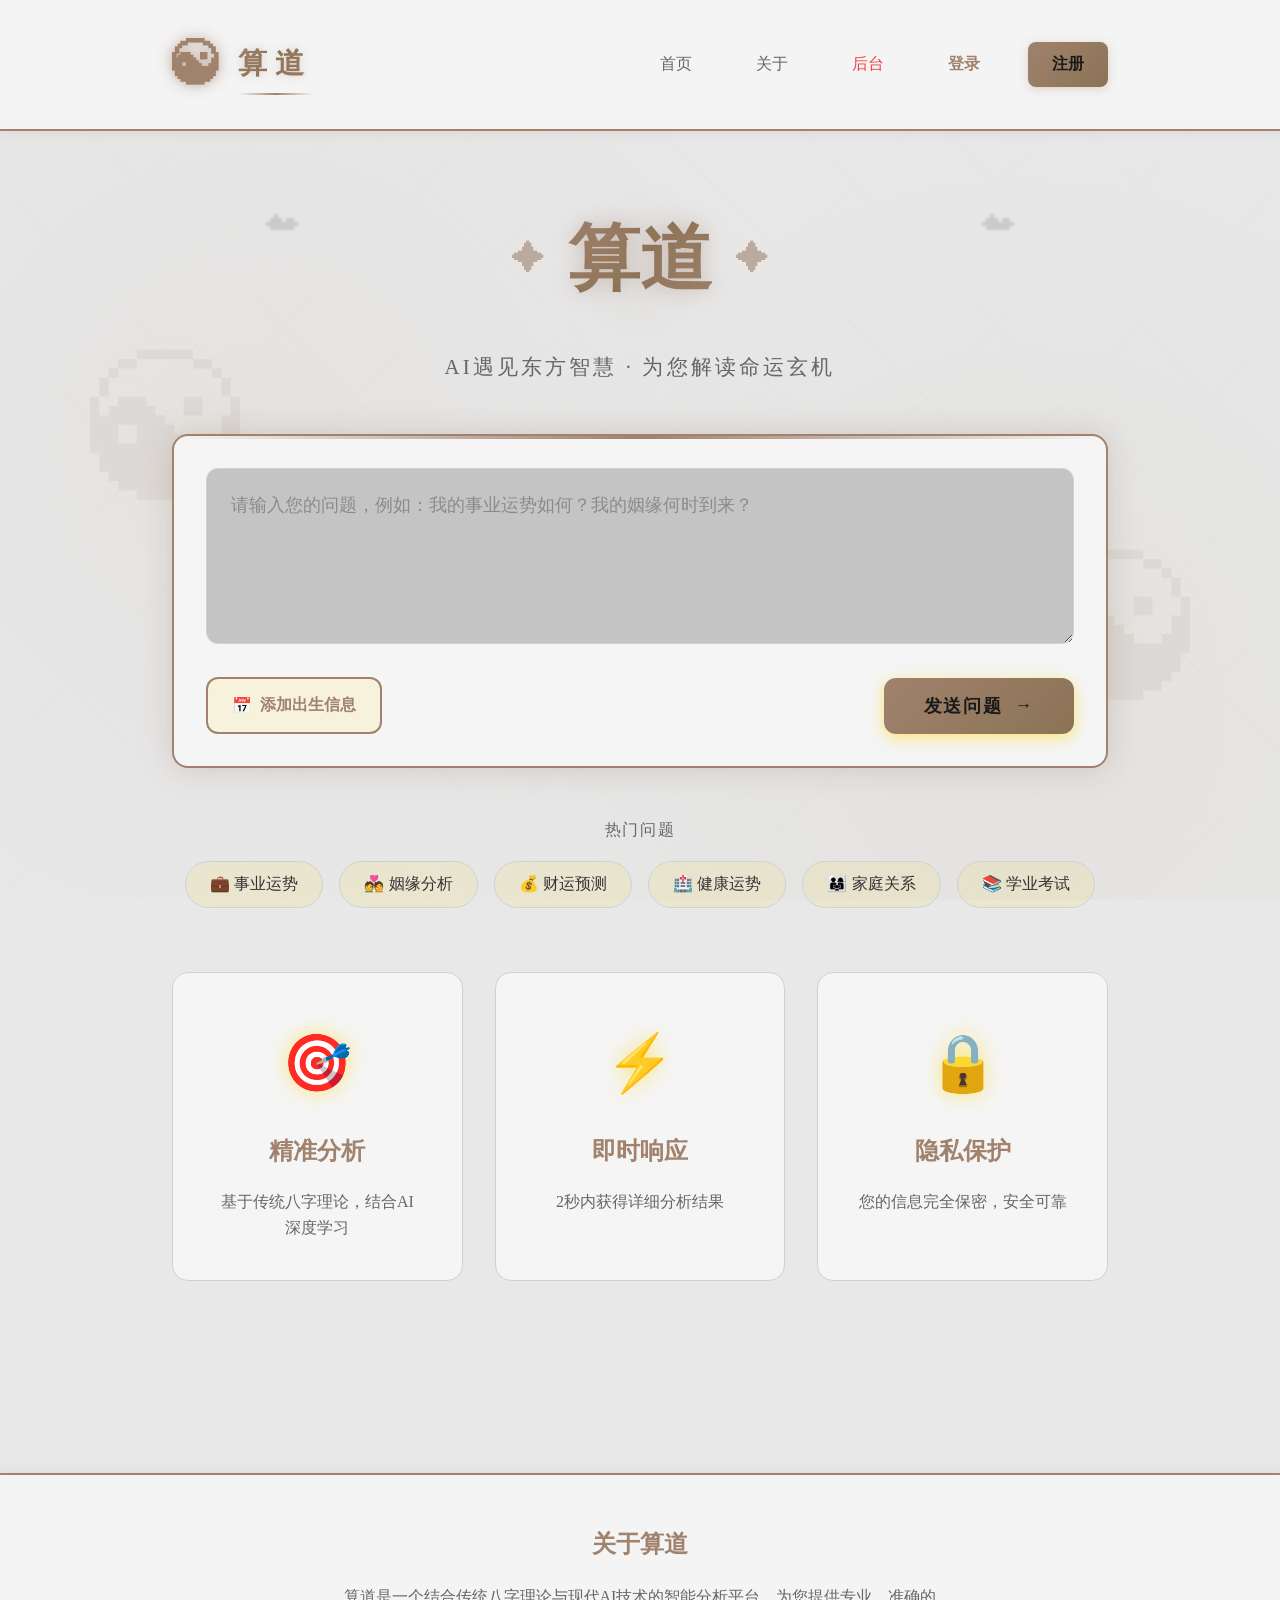
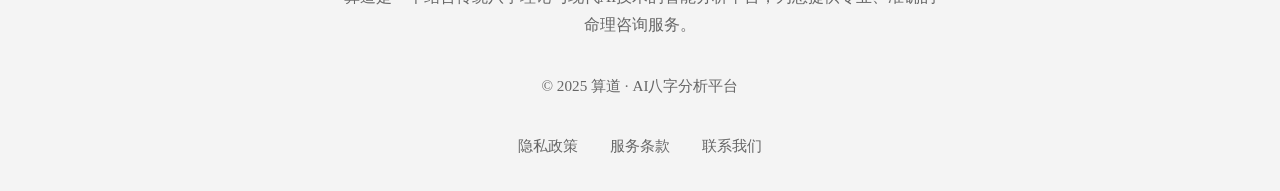
<file: index.html>
﻿<!DOCTYPE html>
<html lang="zh-CN">
<head>
    <meta charset="UTF-8">
    <meta name="viewport" content="width=device-width, initial-scale=1.0">
    <title>算道 - AI八字分析</title>
    <link rel="stylesheet" href="styles.css">
</head>
<body>
    <!-- 简洁顶部导航 -->
    <header class="header">
        <div class="container">
            <div class="logo">
                <span class="logo-icon">☯</span>
                <span class="logo-text">算道</span>
            </div>
            <nav class="nav">
                <a href="#home" class="nav-link">首页</a>
                <a href="#about" class="nav-link">关于</a>
                <a href="admin.html" class="nav-link" style="color: #ef4444;">后台</a>
                <a href="pages/login.html" class="nav-link nav-login">登录</a>
                <a href="pages/register.html" class="btn-nav-register">注册</a>
            </nav>
        </div>
    </header>

    <!-- 主内容区 -->
    <main class="main" id="home">
        <div class="container">
            <!-- 装饰性八卦图案 -->
            <div class="bagua-decoration bagua-left"></div>
            <div class="bagua-decoration bagua-right"></div>
            
            <!-- 标题区 -->
            <div class="title-section">
                <div class="cloud-decoration cloud-left">☁</div>
                <div class="cloud-decoration cloud-right">☁</div>
                <h1 class="main-title">
                    <span class="title-decoration">✦</span>
                    <span class="highlight">算道</span>
                    <span class="title-decoration">✦</span>
                </h1>
                <p class="subtitle">AI遇见东方智慧 · 为您解读命运玄机</p>
            </div>

            <!-- 核心功能区 - 输入框 -->
            <div class="input-section">
                <div class="input-box">
                    <textarea 
                        class="main-input" 
                        id="questionInput" 
                        placeholder="请输入您的问题，例如：我的事业运势如何？我的姻缘何时到来？"
                        rows="6"
                    ></textarea>
                    
                    <div class="input-actions">
                        <button class="btn-secondary" id="birthInfoBtn">
                            <span>📅</span>
                            <span>添加出生信息</span>
                        </button>
                        <button class="btn-primary" id="sendBtn">
                            <span>发送问题</span>
                            <span>→</span>
                        </button>
                    </div>
                </div>

                <!-- AI回复区域 -->
                <div id="aiResponse" class="ai-response" style="display: none;">
                    <div class="response-header">
                        <h3>✨ AI分析结果</h3>
                        <button class="close-btn" id="closeResponse">✕</button>
                    </div>
                    <div class="response-content" id="responseContent"></div>
                </div>
            </div>

            <!-- 快速问题建议 -->
            <div class="suggestions">
                <p class="suggestions-title">热门问题</p>
                <div class="suggestion-tags">
                    <button class="tag" data-question="请帮我分析一下我的事业运势，未来发展如何？">💼 事业运势</button>
                    <button class="tag" data-question="请帮我分析我的姻缘运势，何时能遇到合适的对象？">💑 姻缘分析</button>
                    <button class="tag" data-question="请帮我预测一下我的财运，近期财运如何？">💰 财运预测</button>
                    <button class="tag" data-question="请帮我分析我的健康运势，需要注意什么？">🏥 健康运势</button>
                    <button class="tag" data-question="请帮我分析我的家庭关系运势，如何改善家庭关系？">👨‍👩‍👧 家庭关系</button>
                    <button class="tag" data-question="请帮我分析我的学业运势，考试运如何？">📚 学业考试</button>
                </div>
            </div>

            <!-- 功能特色 -->
            <div class="features">
                <div class="feature-card">
                    <div class="feature-icon">🎯</div>
                    <h3>精准分析</h3>
                    <p>基于传统八字理论，结合AI深度学习</p>
                </div>
                <div class="feature-card">
                    <div class="feature-icon">⚡</div>
                    <h3>即时响应</h3>
                    <p>2秒内获得详细分析结果</p>
                </div>
                <div class="feature-card">
                    <div class="feature-icon">🔒</div>
                    <h3>隐私保护</h3>
                    <p>您的信息完全保密，安全可靠</p>
                </div>
            </div>
        </div>
    </main>

    <!-- 简洁页脚 -->
    <footer class="footer" id="about">
        <div class="container">
            <div class="about-section">
                <h3>关于算道</h3>
                <p>算道是一个结合传统八字理论与现代AI技术的智能分析平台，为您提供专业、准确的命理咨询服务。</p>
            </div>
            <p class="footer-text">© 2025 算道 · AI八字分析平台</p>
            <div class="footer-links">
                <a href="#" id="privacyLink">隐私政策</a>
                <a href="#" id="termsLink">服务条款</a>
                <a href="#" id="contactLink">联系我们</a>
            </div>
        </div>
    </footer>

    <script src="bazi_integration.js"></script>
    <script src="script.js"></script>
    <script src="simple-auth.js"></script>
</body>
</html>
</file>
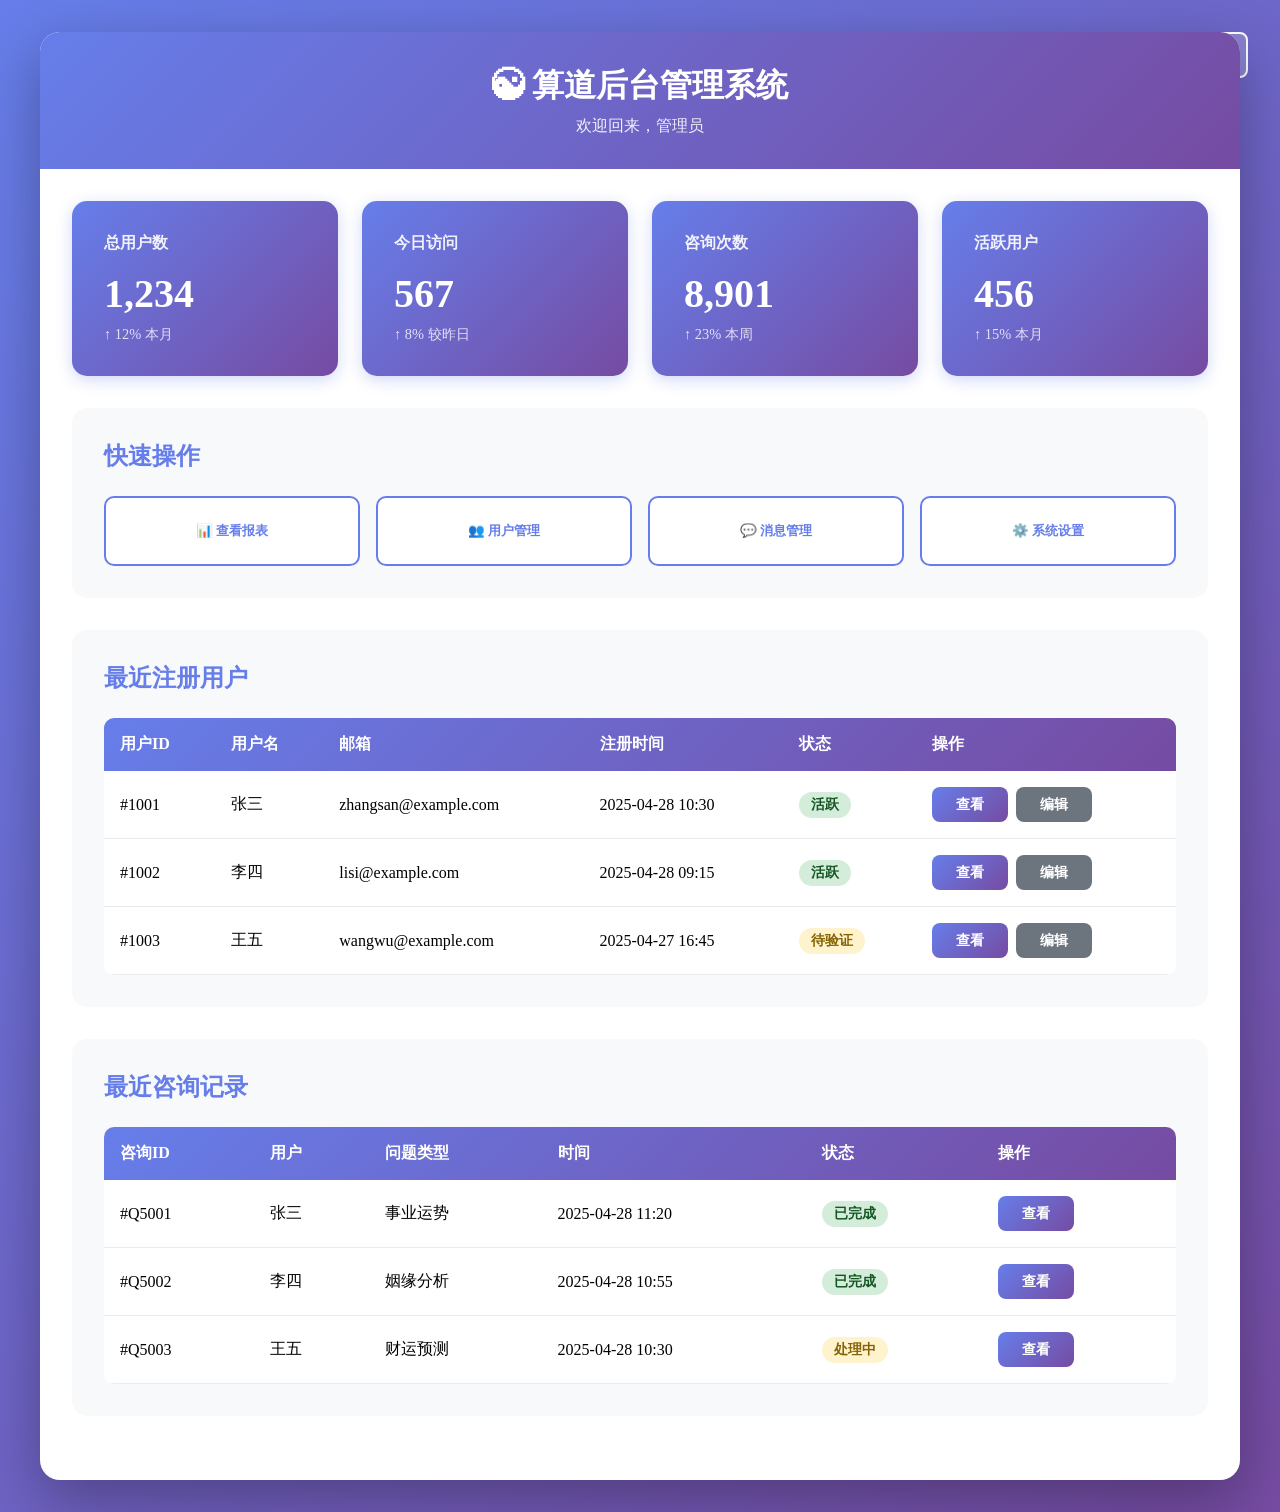
<file: admin.html>
<!DOCTYPE html>
<html lang="zh-CN">
<head>
    <meta charset="UTF-8">
    <meta name="viewport" content="width=device-width, initial-scale=1.0">
    <title>后台管理系统 - 算道</title>
    <style>
        * {
            margin: 0;
            padding: 0;
            box-sizing: border-box;
        }

        body {
            font-family: 'Noto Serif SC', 'STSong', 'SimSun', serif;
            background: linear-gradient(135deg, #667eea 0%, #764ba2 100%);
            min-height: 100vh;
            display: flex;
            align-items: center;
            justify-content: center;
            padding: 2rem;
        }

        .admin-container {
            background: white;
            border-radius: 20px;
            box-shadow: 0 20px 60px rgba(0, 0, 0, 0.3);
            max-width: 1200px;
            width: 100%;
            overflow: hidden;
        }

        .admin-header {
            background: linear-gradient(135deg, #667eea 0%, #764ba2 100%);
            color: white;
            padding: 2rem;
            text-align: center;
        }

        .admin-header h1 {
            font-size: 2rem;
            margin-bottom: 0.5rem;
        }

        .admin-header p {
            opacity: 0.9;
            font-size: 1rem;
        }

        .admin-content {
            padding: 2rem;
        }

        .stats-grid {
            display: grid;
            grid-template-columns: repeat(auto-fit, minmax(250px, 1fr));
            gap: 1.5rem;
            margin-bottom: 2rem;
        }

        .stat-card {
            background: linear-gradient(135deg, #667eea 0%, #764ba2 100%);
            color: white;
            padding: 2rem;
            border-radius: 15px;
            box-shadow: 0 4px 15px rgba(102, 126, 234, 0.3);
            transition: transform 0.3s;
        }

        .stat-card:hover {
            transform: translateY(-5px);
        }

        .stat-card h3 {
            font-size: 1rem;
            opacity: 0.9;
            margin-bottom: 1rem;
        }

        .stat-card .number {
            font-size: 2.5rem;
            font-weight: 700;
            margin-bottom: 0.5rem;
        }

        .stat-card .change {
            font-size: 0.9rem;
            opacity: 0.8;
        }

        .section {
            background: #f8f9fa;
            border-radius: 15px;
            padding: 2rem;
            margin-bottom: 2rem;
        }

        .section h2 {
            color: #667eea;
            margin-bottom: 1.5rem;
            font-size: 1.5rem;
        }

        .table-container {
            overflow-x: auto;
        }

        table {
            width: 100%;
            border-collapse: collapse;
            background: white;
            border-radius: 10px;
            overflow: hidden;
        }

        thead {
            background: linear-gradient(135deg, #667eea 0%, #764ba2 100%);
            color: white;
        }

        th, td {
            padding: 1rem;
            text-align: left;
        }

        tbody tr {
            border-bottom: 1px solid #e9ecef;
            transition: background 0.3s;
        }

        tbody tr:hover {
            background: #f8f9fa;
        }

        .badge {
            display: inline-block;
            padding: 0.25rem 0.75rem;
            border-radius: 20px;
            font-size: 0.85rem;
            font-weight: 600;
        }

        .badge-success {
            background: #d4edda;
            color: #155724;
        }

        .badge-warning {
            background: #fff3cd;
            color: #856404;
        }

        .badge-danger {
            background: #f8d7da;
            color: #721c24;
        }

        .btn {
            padding: 0.5rem 1.5rem;
            border: none;
            border-radius: 8px;
            font-size: 0.9rem;
            font-weight: 600;
            cursor: pointer;
            transition: all 0.3s;
        }

        .btn-primary {
            background: linear-gradient(135deg, #667eea 0%, #764ba2 100%);
            color: white;
        }

        .btn-primary:hover {
            transform: translateY(-2px);
            box-shadow: 0 4px 15px rgba(102, 126, 234, 0.4);
        }

        .btn-secondary {
            background: #6c757d;
            color: white;
        }

        .btn-secondary:hover {
            background: #5a6268;
        }

        .action-buttons {
            display: flex;
            gap: 0.5rem;
        }

        .quick-actions {
            display: grid;
            grid-template-columns: repeat(auto-fit, minmax(200px, 1fr));
            gap: 1rem;
        }

        .quick-action-btn {
            background: white;
            border: 2px solid #667eea;
            color: #667eea;
            padding: 1.5rem;
            border-radius: 10px;
            text-align: center;
            cursor: pointer;
            transition: all 0.3s;
            font-weight: 600;
        }

        .quick-action-btn:hover {
            background: #667eea;
            color: white;
            transform: translateY(-3px);
        }

        .logout-btn {
            position: fixed;
            top: 2rem;
            right: 2rem;
            background: rgba(255, 255, 255, 0.2);
            color: white;
            border: 2px solid white;
            padding: 0.75rem 1.5rem;
            border-radius: 8px;
            cursor: pointer;
            font-weight: 600;
            transition: all 0.3s;
        }

        .logout-btn:hover {
            background: white;
            color: #667eea;
        }
    </style>
</head>
<body>
    <button class="logout-btn" onclick="logout()">退出登录</button>

    <div class="admin-container">
        <div class="admin-header">
            <h1>☯ 算道后台管理系统</h1>
            <p>欢迎回来，管理员</p>
        </div>

        <div class="admin-content">
            <!-- 统计数据 -->
            <div class="stats-grid">
                <div class="stat-card">
                    <h3>总用户数</h3>
                    <div class="number">1,234</div>
                    <div class="change">↑ 12% 本月</div>
                </div>
                <div class="stat-card">
                    <h3>今日访问</h3>
                    <div class="number">567</div>
                    <div class="change">↑ 8% 较昨日</div>
                </div>
                <div class="stat-card">
                    <h3>咨询次数</h3>
                    <div class="number">8,901</div>
                    <div class="change">↑ 23% 本周</div>
                </div>
                <div class="stat-card">
                    <h3>活跃用户</h3>
                    <div class="number">456</div>
                    <div class="change">↑ 15% 本月</div>
                </div>
            </div>

            <!-- 快速操作 -->
            <div class="section">
                <h2>快速操作</h2>
                <div class="quick-actions">
                    <button class="quick-action-btn" onclick="alert('功能开发中...')">📊 查看报表</button>
                    <button class="quick-action-btn" onclick="alert('功能开发中...')">👥 用户管理</button>
                    <button class="quick-action-btn" onclick="alert('功能开发中...')">💬 消息管理</button>
                    <button class="quick-action-btn" onclick="alert('功能开发中...')">⚙️ 系统设置</button>
                </div>
            </div>

            <!-- 最近用户 -->
            <div class="section">
                <h2>最近注册用户</h2>
                <div class="table-container">
                    <table>
                        <thead>
                            <tr>
                                <th>用户ID</th>
                                <th>用户名</th>
                                <th>邮箱</th>
                                <th>注册时间</th>
                                <th>状态</th>
                                <th>操作</th>
                            </tr>
                        </thead>
                        <tbody>
                            <tr>
                                <td>#1001</td>
                                <td>张三</td>
                                <td>zhangsan@example.com</td>
                                <td>2025-04-28 10:30</td>
                                <td><span class="badge badge-success">活跃</span></td>
                                <td>
                                    <div class="action-buttons">
                                        <button class="btn btn-primary" onclick="alert('查看详情')">查看</button>
                                        <button class="btn btn-secondary" onclick="alert('编辑用户')">编辑</button>
                                    </div>
                                </td>
                            </tr>
                            <tr>
                                <td>#1002</td>
                                <td>李四</td>
                                <td>lisi@example.com</td>
                                <td>2025-04-28 09:15</td>
                                <td><span class="badge badge-success">活跃</span></td>
                                <td>
                                    <div class="action-buttons">
                                        <button class="btn btn-primary" onclick="alert('查看详情')">查看</button>
                                        <button class="btn btn-secondary" onclick="alert('编辑用户')">编辑</button>
                                    </div>
                                </td>
                            </tr>
                            <tr>
                                <td>#1003</td>
                                <td>王五</td>
                                <td>wangwu@example.com</td>
                                <td>2025-04-27 16:45</td>
                                <td><span class="badge badge-warning">待验证</span></td>
                                <td>
                                    <div class="action-buttons">
                                        <button class="btn btn-primary" onclick="alert('查看详情')">查看</button>
                                        <button class="btn btn-secondary" onclick="alert('编辑用户')">编辑</button>
                                    </div>
                                </td>
                            </tr>
                        </tbody>
                    </table>
                </div>
            </div>

            <!-- 最近咨询 -->
            <div class="section">
                <h2>最近咨询记录</h2>
                <div class="table-container">
                    <table>
                        <thead>
                            <tr>
                                <th>咨询ID</th>
                                <th>用户</th>
                                <th>问题类型</th>
                                <th>时间</th>
                                <th>状态</th>
                                <th>操作</th>
                            </tr>
                        </thead>
                        <tbody>
                            <tr>
                                <td>#Q5001</td>
                                <td>张三</td>
                                <td>事业运势</td>
                                <td>2025-04-28 11:20</td>
                                <td><span class="badge badge-success">已完成</span></td>
                                <td>
                                    <button class="btn btn-primary" onclick="alert('查看详情')">查看</button>
                                </td>
                            </tr>
                            <tr>
                                <td>#Q5002</td>
                                <td>李四</td>
                                <td>姻缘分析</td>
                                <td>2025-04-28 10:55</td>
                                <td><span class="badge badge-success">已完成</span></td>
                                <td>
                                    <button class="btn btn-primary" onclick="alert('查看详情')">查看</button>
                                </td>
                            </tr>
                            <tr>
                                <td>#Q5003</td>
                                <td>王五</td>
                                <td>财运预测</td>
                                <td>2025-04-28 10:30</td>
                                <td><span class="badge badge-warning">处理中</span></td>
                                <td>
                                    <button class="btn btn-primary" onclick="alert('查看详情')">查看</button>
                                </td>
                            </tr>
                        </tbody>
                    </table>
                </div>
            </div>
        </div>
    </div>

    <script>
        function logout() {
            if (confirm('确定要退出登录吗？')) {
                alert('已退出登录');
                window.location.href = 'index.html';
            }
        }

        // 页面加载动画
        window.addEventListener('load', () => {
            document.querySelector('.admin-container').style.opacity = '0';
            document.querySelector('.admin-container').style.transform = 'translateY(30px)';
            document.querySelector('.admin-container').style.transition = 'all 0.5s';
            
            setTimeout(() => {
                document.querySelector('.admin-container').style.opacity = '1';
                document.querySelector('.admin-container').style.transform = 'translateY(0)';
            }, 100);
        });
    </script>
</body>
</html>
</file>
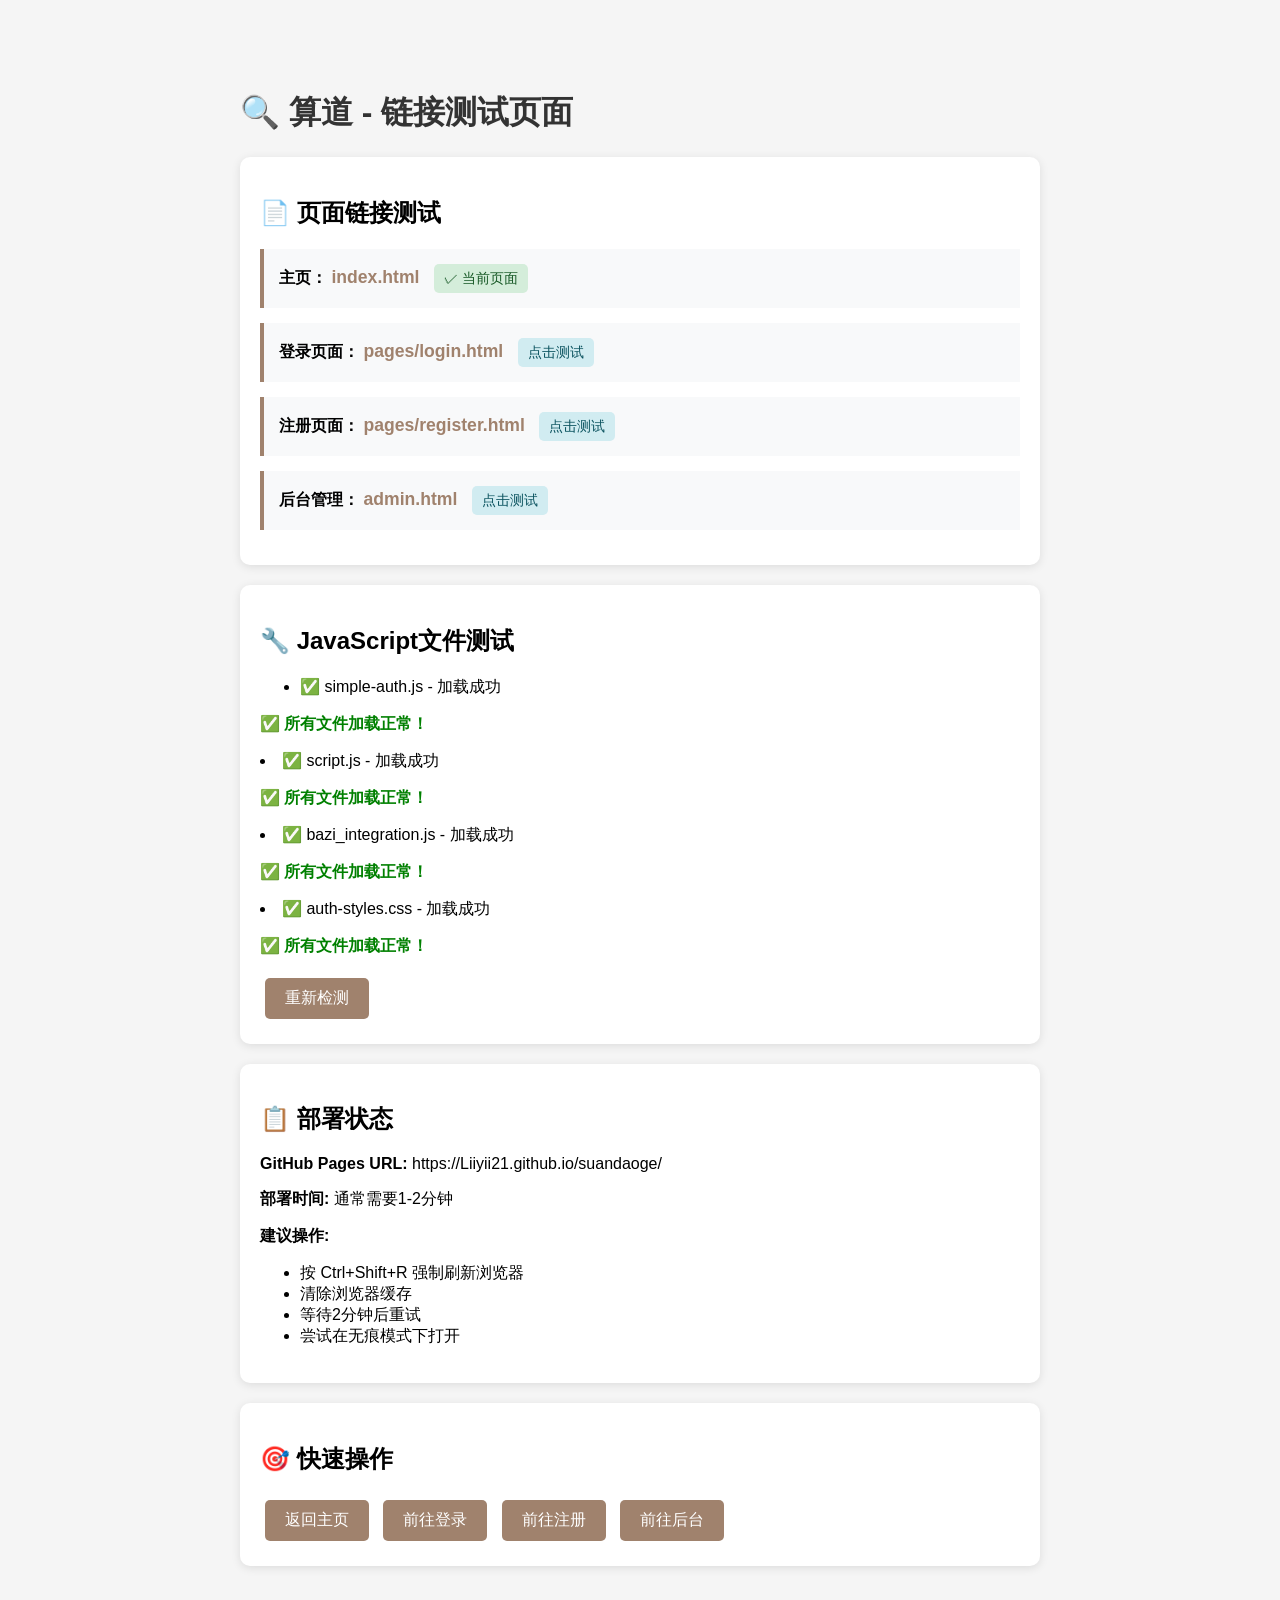
<file: test-links.html>
<!DOCTYPE html>
<html lang="zh-CN">
<head>
    <meta charset="UTF-8">
    <meta name="viewport" content="width=device-width, initial-scale=1.0">
    <title>链接测试 - 算道</title>
    <style>
        body {
            font-family: Arial, sans-serif;
            max-width: 800px;
            margin: 50px auto;
            padding: 20px;
            background: #f5f5f5;
        }
        .test-card {
            background: white;
            padding: 20px;
            margin: 20px 0;
            border-radius: 10px;
            box-shadow: 0 2px 10px rgba(0,0,0,0.1);
        }
        h1 {
            color: #333;
        }
        .link-test {
            margin: 15px 0;
            padding: 15px;
            background: #f8f9fa;
            border-left: 4px solid #a0826d;
        }
        a {
            color: #a0826d;
            text-decoration: none;
            font-weight: bold;
            font-size: 1.1rem;
        }
        a:hover {
            text-decoration: underline;
        }
        .status {
            display: inline-block;
            padding: 5px 10px;
            border-radius: 5px;
            font-size: 0.9rem;
            margin-left: 10px;
        }
        .success {
            background: #d4edda;
            color: #155724;
        }
        .info {
            background: #d1ecf1;
            color: #0c5460;
        }
        button {
            background: #a0826d;
            color: white;
            border: none;
            padding: 10px 20px;
            border-radius: 5px;
            cursor: pointer;
            font-size: 1rem;
            margin: 5px;
        }
        button:hover {
            background: #8b7355;
        }
    </style>
</head>
<body>
    <h1>🔍 算道 - 链接测试页面</h1>
    
    <div class="test-card">
        <h2>📄 页面链接测试</h2>
        
        <div class="link-test">
            <strong>主页：</strong>
            <a href="index.html" target="_blank">index.html</a>
            <span class="status success">✓ 当前页面</span>
        </div>
        
        <div class="link-test">
            <strong>登录页面：</strong>
            <a href="pages/login.html" target="_blank">pages/login.html</a>
            <span class="status info">点击测试</span>
        </div>
        
        <div class="link-test">
            <strong>注册页面：</strong>
            <a href="pages/register.html" target="_blank">pages/register.html</a>
            <span class="status info">点击测试</span>
        </div>
        
        <div class="link-test">
            <strong>后台管理：</strong>
            <a href="admin.html" target="_blank">admin.html</a>
            <span class="status info">点击测试</span>
        </div>
    </div>
    
    <div class="test-card">
        <h2>🔧 JavaScript文件测试</h2>
        <p id="js-status">正在检测JavaScript文件...</p>
        <button onclick="testJsFiles()">重新检测</button>
    </div>
    
    <div class="test-card">
        <h2>📋 部署状态</h2>
        <p><strong>GitHub Pages URL:</strong> https://Liiyii21.github.io/suandaoge/</p>
        <p><strong>部署时间:</strong> 通常需要1-2分钟</p>
        <p><strong>建议操作:</strong></p>
        <ul>
            <li>按 Ctrl+Shift+R 强制刷新浏览器</li>
            <li>清除浏览器缓存</li>
            <li>等待2分钟后重试</li>
            <li>尝试在无痕模式下打开</li>
        </ul>
    </div>
    
    <div class="test-card">
        <h2>🎯 快速操作</h2>
        <button onclick="window.location.href='index.html'">返回主页</button>
        <button onclick="window.location.href='pages/login.html'">前往登录</button>
        <button onclick="window.location.href='pages/register.html'">前往注册</button>
        <button onclick="window.location.href='admin.html'">前往后台</button>
    </div>
    
    <script>
        function testJsFiles() {
            const statusEl = document.getElementById('js-status');
            statusEl.innerHTML = '正在检测...';
            
            const files = [
                'simple-auth.js',
                'script.js',
                'bazi_integration.js',
                'auth-styles.css'
            ];
            
            let results = '<ul>';
            let allGood = true;
            
            files.forEach(file => {
                fetch(file)
                    .then(response => {
                        if (response.ok) {
                            results += `<li>✅ ${file} - 加载成功</li>`;
                        } else {
                            results += `<li>❌ ${file} - 加载失败 (${response.status})</li>`;
                            allGood = false;
                        }
                    })
                    .catch(error => {
                        results += `<li>❌ ${file} - 无法访问</li>`;
                        allGood = false;
                    })
                    .finally(() => {
                        results += '</ul>';
                        if (allGood) {
                            results += '<p style="color: green; font-weight: bold;">✅ 所有文件加载正常！</p>';
                        } else {
                            results += '<p style="color: red; font-weight: bold;">⚠️ 部分文件加载失败，请等待GitHub Pages部署完成</p>';
                        }
                        statusEl.innerHTML = results;
                    });
            });
        }
        
        // 页面加载时自动检测
        window.addEventListener('load', testJsFiles);
    </script>
</body>
</html>
</file>
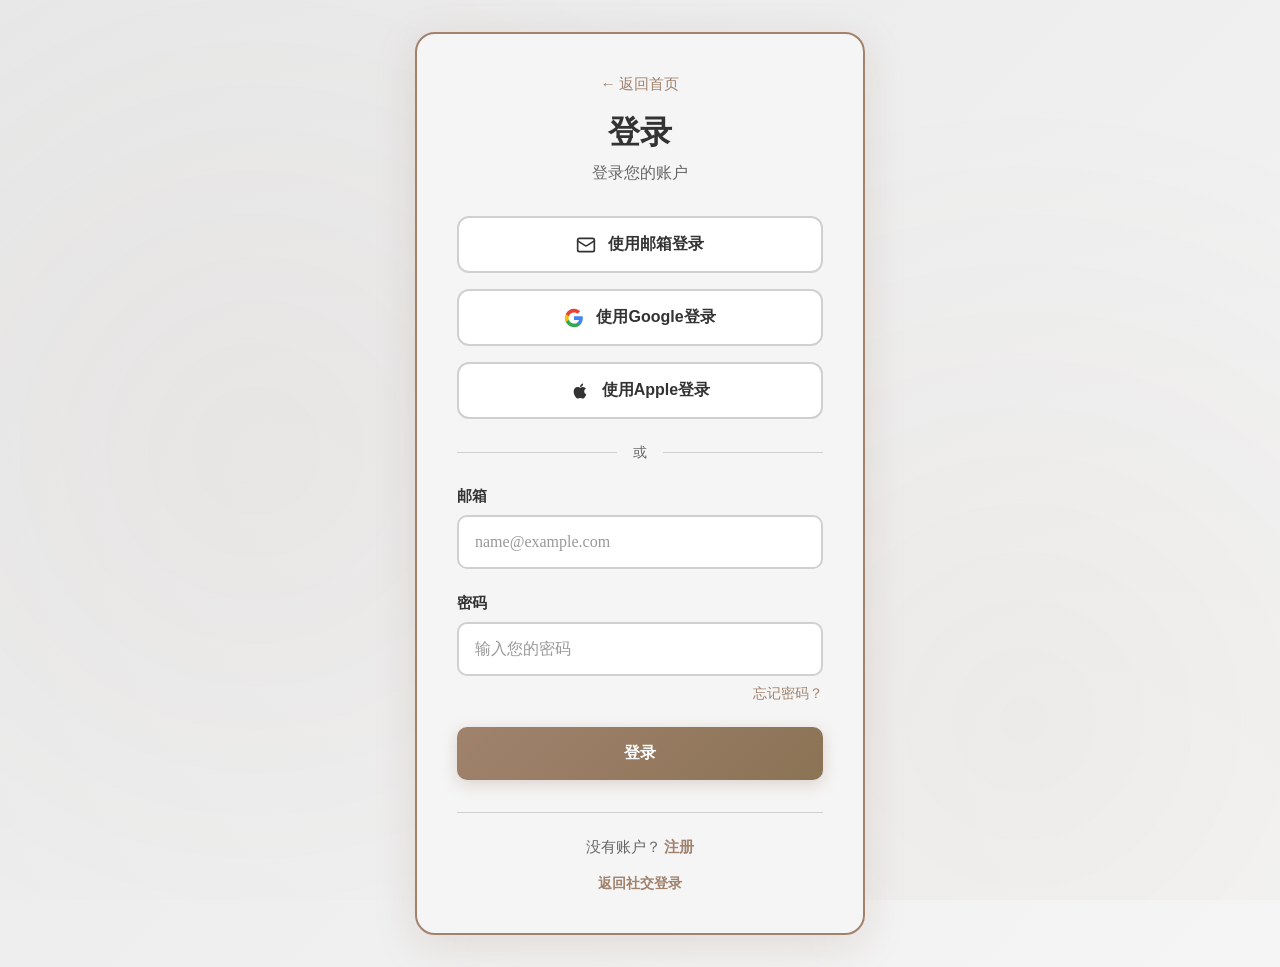
<file: pages/login.html>
﻿<!DOCTYPE html>
<html lang="zh-CN">
<head>
    <meta charset="UTF-8">
    <meta name="viewport" content="width=device-width, initial-scale=1.0">
    <title>登录 - 算道</title>
    <link rel="stylesheet" href="../auth-styles.css">
</head>
<body>
    <div class="auth-page">
        <div class="auth-container">
            <div class="auth-header">
                <a href="../index.html" class="back-link">← 返回首页</a>
                <h1>登录</h1>
                <p>登录您的账户</p>
            </div>

            <div class="auth-methods">
                <button class="social-login-btn email-btn">
                    <svg xmlns="http://www.w3.org/2000/svg" width="20" height="20" viewBox="0 0 24 24" fill="none" stroke="currentColor" stroke-width="2" stroke-linecap="round" stroke-linejoin="round">
                        <rect width="20" height="16" x="2" y="4" rx="2"></rect>
                        <path d="m22 7-8.97 5.7a1.94 1.94 0 0 1-2.06 0L2 7"></path>
                    </svg>
                    使用邮箱登录
                </button>
                <button class="social-login-btn google-btn">
                    <svg xmlns="http://www.w3.org/2000/svg" width="20" height="20" viewBox="0 0 24 24" fill="currentColor">
                        <path d="M22.56 12.25c0-.78-.07-1.53-.2-2.25H12v4.26h5.92c-.26 1.37-1.04 2.53-2.21 3.31v2.77h3.57c2.08-1.92 3.28-4.74 3.28-8.09z" fill="#4285F4"/>
                        <path d="M12 23c2.97 0 5.46-.98 7.28-2.66l-3.57-2.77c-.98.66-2.23 1.06-3.71 1.06-2.86 0-5.29-1.93-6.16-4.53H2.18v2.84C3.99 20.53 7.7 23 12 23z" fill="#34A853"/>
                        <path d="M5.84 14.09c-.22-.66-.35-1.36-.35-2.09s.13-1.43.35-2.09V7.07H2.18C1.43 8.55 1 10.22 1 12s.43 3.45 1.18 4.93l2.85-2.22.81-.62z" fill="#FBBC05"/>
                        <path d="M12 5.38c1.62 0 3.06.56 4.21 1.64l3.15-3.15C17.45 2.09 14.97 1 12 1 7.7 1 3.99 3.47 2.18 7.07l3.66 2.84c.87-2.6 3.3-4.53 6.16-4.53z" fill="#EA4335"/>
                    </svg>
                    使用Google登录
                </button>
                <button class="social-login-btn apple-btn">
                    <svg xmlns="http://www.w3.org/2000/svg" width="20" height="20" viewBox="0 0 24 24" fill="currentColor">
                        <path d="M17.05 20.28c-.98.95-2.05.8-3.08.35-1.09-.46-2.09-.48-3.24 0-1.44.62-2.2.44-3.06-.35C2.79 15.25 3.51 7.59 9.05 7.31c1.35.07 2.29.74 3.08.8 1.18-.24 2.31-.93 3.57-.84 1.51.12 2.65.72 3.4 1.8-3.12 1.87-2.38 5.98.48 7.13-.57 1.5-1.31 2.99-2.54 4.09l.01-.01zM12.03 7.25c-.15-2.23 1.66-4.07 3.74-4.25.29 2.58-2.34 4.5-3.74 4.25z"/>
                    </svg>
                    使用Apple登录
                </button>
            </div>

            <div class="divider">
                <span>或</span>
            </div>

            <form class="auth-form" id="loginForm">
                <div class="form-group">
                    <label>邮箱</label>
                    <input type="email" placeholder="name@example.com" required>
                </div>

                <div class="form-group">
                    <label>密码</label>
                    <input type="password" placeholder="输入您的密码" required>
                    <a href="forgot-password.html" class="forgot-link">忘记密码？</a>
                </div>

                <button type="submit" class="auth-submit-btn">登录</button>
            </form>

            <div class="auth-footer">
                <p>没有账户？ <a href="register.html">注册</a></p>
                <a href="#" class="social-login-link">返回社交登录</a>
            </div>
        </div>
    </div>

    <script src="../simple-auth.js"></script>
</body>
</html>
</file>
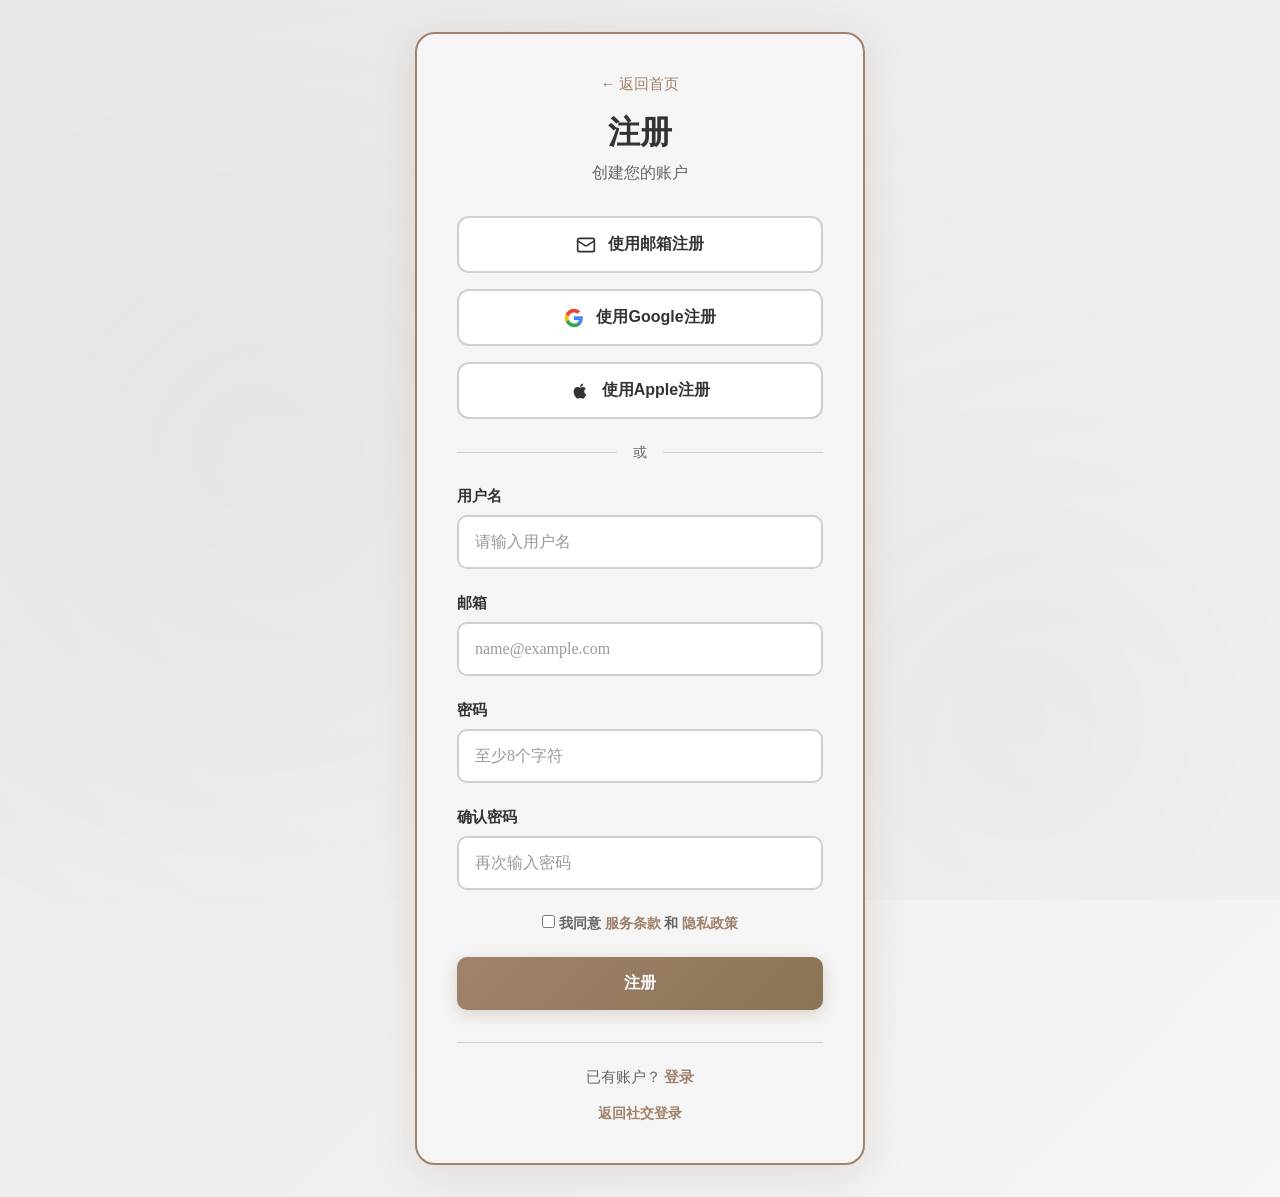
<file: pages/register.html>
﻿<!DOCTYPE html>
<html lang="zh-CN">
<head>
    <meta charset="UTF-8">
    <meta name="viewport" content="width=device-width, initial-scale=1.0">
    <title>注册 - 算道</title>
    <link rel="stylesheet" href="../auth-styles.css">
</head>
<body>
    <div class="auth-page">
        <div class="auth-container">
            <div class="auth-header">
                <a href="../index.html" class="back-link">← 返回首页</a>
                <h1>注册</h1>
                <p>创建您的账户</p>
            </div>

            <div class="auth-methods">
                <button class="social-login-btn email-btn">
                    <svg xmlns="http://www.w3.org/2000/svg" width="20" height="20" viewBox="0 0 24 24" fill="none" stroke="currentColor" stroke-width="2" stroke-linecap="round" stroke-linejoin="round">
                        <rect width="20" height="16" x="2" y="4" rx="2"></rect>
                        <path d="m22 7-8.97 5.7a1.94 1.94 0 0 1-2.06 0L2 7"></path>
                    </svg>
                    使用邮箱注册
                </button>
                <button class="social-login-btn google-btn">
                    <svg xmlns="http://www.w3.org/2000/svg" width="20" height="20" viewBox="0 0 24 24" fill="currentColor">
                        <path d="M22.56 12.25c0-.78-.07-1.53-.2-2.25H12v4.26h5.92c-.26 1.37-1.04 2.53-2.21 3.31v2.77h3.57c2.08-1.92 3.28-4.74 3.28-8.09z" fill="#4285F4"/>
                        <path d="M12 23c2.97 0 5.46-.98 7.28-2.66l-3.57-2.77c-.98.66-2.23 1.06-3.71 1.06-2.86 0-5.29-1.93-6.16-4.53H2.18v2.84C3.99 20.53 7.7 23 12 23z" fill="#34A853"/>
                        <path d="M5.84 14.09c-.22-.66-.35-1.36-.35-2.09s.13-1.43.35-2.09V7.07H2.18C1.43 8.55 1 10.22 1 12s.43 3.45 1.18 4.93l2.85-2.22.81-.62z" fill="#FBBC05"/>
                        <path d="M12 5.38c1.62 0 3.06.56 4.21 1.64l3.15-3.15C17.45 2.09 14.97 1 12 1 7.7 1 3.99 3.47 2.18 7.07l3.66 2.84c.87-2.6 3.3-4.53 6.16-4.53z" fill="#EA4335"/>
                    </svg>
                    使用Google注册
                </button>
                <button class="social-login-btn apple-btn">
                    <svg xmlns="http://www.w3.org/2000/svg" width="20" height="20" viewBox="0 0 24 24" fill="currentColor">
                        <path d="M17.05 20.28c-.98.95-2.05.8-3.08.35-1.09-.46-2.09-.48-3.24 0-1.44.62-2.2.44-3.06-.35C2.79 15.25 3.51 7.59 9.05 7.31c1.35.07 2.29.74 3.08.8 1.18-.24 2.31-.93 3.57-.84 1.51.12 2.65.72 3.4 1.8-3.12 1.87-2.38 5.98.48 7.13-.57 1.5-1.31 2.99-2.54 4.09l.01-.01zM12.03 7.25c-.15-2.23 1.66-4.07 3.74-4.25.29 2.58-2.34 4.5-3.74 4.25z"/>
                    </svg>
                    使用Apple注册
                </button>
            </div>

            <div class="divider">
                <span>或</span>
            </div>

            <form class="auth-form" id="registerForm">
                <div class="form-group">
                    <label>用户名</label>
                    <input type="text" id="username" placeholder="请输入用户名" required>
                </div>

                <div class="form-group">
                    <label>邮箱</label>
                    <input type="email" id="email" placeholder="name@example.com" required>
                </div>

                <div class="form-group">
                    <label>密码</label>
                    <input type="password" id="password" placeholder="至少8个字符" required minlength="8">
                </div>

                <div class="form-group">
                    <label>确认密码</label>
                    <input type="password" id="confirm-password" placeholder="再次输入密码" required minlength="8">
                </div>

                <div class="form-group checkbox-group">
                    <label>
                        <input type="checkbox" id="terms" required>
                        我同意 <a href="terms-of-service.html" target="_blank">服务条款</a> 和 <a href="privacy-policy.html" target="_blank">隐私政策</a>
                    </label>
                </div>

                <button type="submit" class="auth-submit-btn">注册</button>
            </form>

            <div class="auth-footer">
                <p>已有账户？ <a href="login.html" class="signup-link">登录</a></p>
                <a href="#" class="social-login-link">返回社交登录</a>
            </div>
        </div>
    </div>

    <script src="../simple-auth.js"></script>
</body>
</html>
</file>
<file: styles.css>
/* 重置样式 */
* {
    margin: 0;
    padding: 0;
    box-sizing: border-box;
}

/* 配色变量 - 月白灰金（水墨画风）*/
:root {
    --primary-gold: #a0826d;
    --secondary-gold: #8b7355;
    --accent-red: #c41e3a;
    --text-primary: #333333;
    --text-secondary: #666666;
    --text-dark: #1a1a1a;
    --bg-main: #e8e8e8;
    --bg-card: #f5f5f5;
    --bg-light: #fafafa;
    --border-color: #d0d0d0;
    --shadow-main: 0 4px 20px rgba(0, 0, 0, 0.1);
    --shadow-gold: 0 0 30px rgba(160, 130, 109, 0.3);
}

/* 全局样式 */
body {
    font-family: 'Noto Serif SC', 'STSong', 'SimSun', serif;
    background: var(--bg-main);
    color: var(--text-primary);
    line-height: 1.8;
    min-height: 100vh;
    background-image: 
        radial-gradient(circle at 20% 50%, rgba(160, 130, 109, 0.05) 0%, transparent 50%),
        radial-gradient(circle at 80% 80%, rgba(139, 115, 85, 0.05) 0%, transparent 50%);
    background-attachment: fixed;
    animation: backgroundShift 20s ease-in-out infinite;
    position: relative;
    overflow-x: hidden;
}

/* 背景装饰纹样 */
body::before {
    content: '';
    position: fixed;
    top: 0;
    left: 0;
    right: 0;
    bottom: 0;
    background-image: 
        repeating-linear-gradient(45deg, transparent, transparent 100px, rgba(160, 130, 109, 0.02) 100px, rgba(160, 130, 109, 0.02) 101px),
        repeating-linear-gradient(-45deg, transparent, transparent 100px, rgba(160, 130, 109, 0.02) 100px, rgba(160, 130, 109, 0.02) 101px);
    pointer-events: none;
    z-index: 0;
}

@keyframes backgroundShift {
    0%, 100% {
        background-position: 0% 0%, 100% 100%;
    }
    50% {
        background-position: 100% 100%, 0% 0%;
    }
}

.container {
    position: relative;
    z-index: 1;
}

.container {
    max-width: 1000px;
    margin: 0 auto;
    padding: 0 2rem;
}

/* 顶部导航 */
.header {
    background: rgba(245, 245, 245, 0.95);
    border-bottom: 2px solid var(--primary-gold);
    padding: 1.5rem 0;
    position: sticky;
    top: 0;
    z-index: 100;
    backdrop-filter: blur(10px);
    box-shadow: 0 2px 10px rgba(160, 130, 109, 0.15);
}

.header .container {
    display: flex;
    justify-content: space-between;
    align-items: center;
}

.logo {
    display: flex;
    align-items: center;
    gap: 0.75rem;
    font-size: 1.8rem;
    font-weight: 700;
    color: var(--primary-gold);
    letter-spacing: 0.3em;
    text-shadow: 0 0 10px rgba(160, 130, 109, 0.3);
    position: relative;
}

.logo-icon {
    font-size: 2.8rem;
    filter: drop-shadow(0 0 8px rgba(160, 130, 109, 0.4));
    animation: rotate 20s linear infinite;
}

@keyframes rotate {
    from {
        transform: rotate(0deg);
    }
    to {
        transform: rotate(360deg);
    }
}

.logo-text {
    background: linear-gradient(135deg, var(--primary-gold) 0%, var(--secondary-gold) 50%, var(--primary-gold) 100%);
    -webkit-background-clip: text;
    -webkit-text-fill-color: transparent;
    background-clip: text;
    font-family: 'STKaiti', 'KaiTi', serif;
    position: relative;
}

.logo-text::after {
    content: '';
    position: absolute;
    bottom: -5px;
    left: 0;
    right: 0;
    height: 2px;
    background: linear-gradient(90deg, transparent, var(--primary-gold), transparent);
}

.nav {
    display: flex;
    gap: 2rem;
}

.nav-link {
    color: var(--text-secondary);
    text-decoration: none;
    font-size: 1rem;
    transition: all 0.3s;
    padding: 0.5rem 1rem;
    border-radius: 6px;
}

.nav-link:hover {
    color: var(--primary-gold);
    background: rgba(160, 130, 109, 0.1);
}

.nav-login {
    color: var(--primary-gold);
    font-weight: 600;
}

.btn-nav-register {
    background: linear-gradient(135deg, var(--primary-gold), var(--secondary-gold));
    color: var(--text-dark);
    text-decoration: none;
    font-size: 1rem;
    font-weight: 600;
    padding: 0.5rem 1.5rem;
    border-radius: 8px;
    transition: all 0.3s;
    box-shadow: 0 2px 10px rgba(160, 130, 109, 0.3);
}

.btn-nav-register:hover {
    transform: translateY(-2px);
    box-shadow: 0 4px 15px rgba(160, 130, 109, 0.5);
    background: linear-gradient(135deg, var(--secondary-gold), var(--primary-gold));
}

/* 主内容区 */
.main {
    padding: 4rem 0;
}

/* 标题区 */
.title-section {
    text-align: center;
    margin-bottom: 3rem;
    animation: fadeInDown 1s ease-out;
    position: relative;
}

@keyframes fadeInDown {
    from {
        opacity: 0;
        transform: translateY(-30px);
    }
    to {
        opacity: 1;
        transform: translateY(0);
    }
}

/* 祥云装饰 */
.cloud-decoration {
    position: absolute;
    font-size: 4rem;
    opacity: 0.15;
    animation: float 6s ease-in-out infinite;
    filter: blur(1px);
}

.cloud-left {
    top: -20px;
    left: 10%;
    animation-delay: 0s;
}

.cloud-right {
    top: -20px;
    right: 10%;
    animation-delay: 3s;
}

@keyframes float {
    0%, 100% {
        transform: translateY(0px);
    }
    50% {
        transform: translateY(-20px);
    }
}

/* 八卦装饰 */
.bagua-decoration {
    position: absolute;
    width: 150px;
    height: 150px;
    opacity: 0.1;
    pointer-events: none;
    animation: rotate 30s linear infinite;
}

.bagua-decoration::before {
    content: '☯';
    position: absolute;
    font-size: 150px;
    color: var(--primary-gold);
    filter: drop-shadow(0 0 20px rgba(255, 215, 0, 0.3));
}

.bagua-left {
    top: 100px;
    left: -50px;
}

.bagua-right {
    top: 300px;
    right: -50px;
    animation-direction: reverse;
}

.main-title {
    font-size: 4.5rem;
    margin-bottom: 1.5rem;
    display: flex;
    align-items: center;
    justify-content: center;
    gap: 1.5rem;
    flex-wrap: wrap;
    font-family: 'STKaiti', 'KaiTi', serif;
}

.title-decoration {
    font-size: 2rem;
    color: var(--primary-gold);
    opacity: 0.6;
    animation: sparkle 3s ease-in-out infinite;
}

@keyframes sparkle {
    0%, 100% {
        opacity: 0.6;
        transform: scale(1);
    }
    50% {
        opacity: 1;
        transform: scale(1.2);
    }
}

.highlight {
    color: var(--primary-gold);
    text-shadow: 0 0 20px rgba(160, 130, 109, 0.4);
    background: linear-gradient(135deg, var(--primary-gold) 0%, var(--secondary-gold) 50%, var(--primary-gold) 100%);
    -webkit-background-clip: text;
    -webkit-text-fill-color: transparent;
    background-clip: text;
    position: relative;
}

.highlight::before {
    content: '';
    position: absolute;
    top: -10px;
    left: -10px;
    right: -10px;
    bottom: -10px;
    background: radial-gradient(circle, rgba(160, 130, 109, 0.08) 0%, transparent 70%);
    z-index: -1;
}

.subtitle {
    font-size: 1.3rem;
    color: var(--text-secondary);
    letter-spacing: 0.15em;
    font-weight: 300;
}

/* 输入区域 */
.input-section {
    margin-bottom: 3rem;
    animation: fadeInUp 1s ease-out 0.3s both;
    position: relative;
}

@keyframes fadeInUp {
    from {
        opacity: 0;
        transform: translateY(30px);
    }
    to {
        opacity: 1;
        transform: translateY(0);
    }
}

.input-box {
    background: var(--bg-card);
    border: 2px solid var(--primary-gold);
    border-radius: 16px;
    padding: 2rem;
    box-shadow: var(--shadow-gold);
    position: relative;
    transition: all 0.3s ease;
}

.input-box:hover {
    transform: translateY(-5px);
    box-shadow: 0 0 40px rgba(255, 215, 0, 0.5);
}

.input-box::before {
    content: '';
    position: absolute;
    top: 0;
    left: 0;
    right: 0;
    height: 3px;
    background: linear-gradient(90deg, transparent, var(--primary-gold), transparent);
    border-radius: 16px 16px 0 0;
    animation: shimmer 3s ease-in-out infinite;
}

@keyframes shimmer {
    0%, 100% {
        opacity: 0.5;
    }
    50% {
        opacity: 1;
    }
}

.main-input {
    width: 100%;
    background: rgba(0, 0, 0, 0.2);
    border: 1px solid var(--border-color);
    border-radius: 12px;
    padding: 1.5rem;
    font-size: 1.1rem;
    color: var(--text-primary);
    font-family: inherit;
    resize: vertical;
    margin-bottom: 1.5rem;
    transition: all 0.3s;
}

.main-input:focus {
    outline: none;
    border-color: var(--primary-gold);
    box-shadow: 0 0 20px rgba(255, 215, 0, 0.3);
}

.main-input::placeholder {
    color: var(--text-secondary);
    opacity: 0.6;
}

.input-actions {
    display: flex;
    justify-content: space-between;
    align-items: center;
    gap: 1rem;
}

/* 按钮样式 */
.btn-primary {
    background: linear-gradient(135deg, var(--primary-gold) 0%, var(--secondary-gold) 100%);
    color: var(--text-dark);
    border: none;
    padding: 1rem 2.5rem;
    border-radius: 12px;
    font-size: 1.1rem;
    font-weight: 700;
    cursor: pointer;
    display: flex;
    align-items: center;
    gap: 0.75rem;
    transition: all 0.3s;
    box-shadow: 0 4px 15px rgba(255, 215, 0, 0.5);
    letter-spacing: 0.1em;
    position: relative;
    overflow: hidden;
}

.btn-primary::before {
    content: '';
    position: absolute;
    top: 50%;
    left: 50%;
    width: 0;
    height: 0;
    border-radius: 50%;
    background: rgba(255, 255, 255, 0.3);
    transform: translate(-50%, -50%);
    transition: width 0.6s, height 0.6s;
}

.btn-primary:hover::before {
    width: 300px;
    height: 300px;
}

.btn-primary:hover {
    transform: translateY(-2px) scale(1.05);
    box-shadow: 0 6px 25px rgba(255, 215, 0, 0.7);
}

.btn-primary:active {
    transform: translateY(0) scale(0.98);
}

.btn-secondary {
    background: rgba(255, 215, 0, 0.1);
    color: var(--primary-gold);
    border: 2px solid var(--primary-gold);
    padding: 1rem 1.5rem;
    border-radius: 12px;
    font-size: 1rem;
    font-weight: 600;
    cursor: pointer;
    display: flex;
    align-items: center;
    gap: 0.5rem;
    transition: all 0.3s;
}

.btn-secondary:hover {
    background: rgba(255, 215, 0, 0.2);
    transform: translateY(-2px);
}

/* AI回复区域 */
.ai-response {
    background: var(--bg-card);
    border: 2px solid var(--primary-gold);
    border-radius: 16px;
    padding: 2rem;
    margin-top: 2rem;
    box-shadow: var(--shadow-gold);
}

.response-header {
    display: flex;
    justify-content: space-between;
    align-items: center;
    margin-bottom: 1.5rem;
    padding-bottom: 1rem;
    border-bottom: 1px solid var(--border-color);
}

.response-header h3 {
    color: var(--primary-gold);
    font-size: 1.5rem;
}

.close-btn {
    background: none;
    border: none;
    color: var(--text-secondary);
    font-size: 1.5rem;
    cursor: pointer;
    padding: 0.5rem;
    transition: all 0.3s;
}

.close-btn:hover {
    color: var(--primary-gold);
    transform: rotate(90deg);
}

.response-content {
    color: var(--text-primary);
    font-size: 1.1rem;
    line-height: 2;
    white-space: pre-wrap;
}

/* 建议标签 */
.suggestions {
    text-align: center;
    margin-bottom: 4rem;
    animation: fadeInUp 1s ease-out 0.5s both;
}

.suggestions-title {
    color: var(--text-secondary);
    font-size: 1rem;
    margin-bottom: 1rem;
    letter-spacing: 0.1em;
}

.suggestion-tags {
    display: flex;
    flex-wrap: wrap;
    justify-content: center;
    gap: 1rem;
}

.tag {
    background: rgba(255, 215, 0, 0.1);
    color: var(--text-primary);
    border: 1px solid var(--border-color);
    padding: 0.75rem 1.5rem;
    border-radius: 25px;
    font-size: 1rem;
    cursor: pointer;
    transition: all 0.3s;
    position: relative;
    overflow: hidden;
}

.tag::before {
    content: '';
    position: absolute;
    top: 50%;
    left: 50%;
    width: 0;
    height: 0;
    border-radius: 50%;
    background: rgba(255, 215, 0, 0.2);
    transform: translate(-50%, -50%);
    transition: width 0.5s, height 0.5s;
}

.tag:hover::before {
    width: 200px;
    height: 200px;
}

.tag:hover {
    background: rgba(255, 215, 0, 0.2);
    border-color: var(--primary-gold);
    color: var(--primary-gold);
    transform: translateY(-3px) scale(1.05);
    box-shadow: 0 5px 15px rgba(255, 215, 0, 0.3);
}

.tag:active {
    transform: translateY(-1px) scale(1);
}

/* 功能特色 */
.features {
    display: grid;
    grid-template-columns: repeat(auto-fit, minmax(280px, 1fr));
    gap: 2rem;
    margin-bottom: 4rem;
    animation: fadeInUp 1s ease-out 0.6s both;
}

.feature-card {
    background: var(--bg-card);
    border: 1px solid var(--border-color);
    border-radius: 16px;
    padding: 2.5rem;
    text-align: center;
    transition: all 0.3s;
    position: relative;
    overflow: hidden;
}

.feature-card::before {
    content: '';
    position: absolute;
    top: -50%;
    left: -50%;
    width: 200%;
    height: 200%;
    background: radial-gradient(circle, rgba(255, 215, 0, 0.1) 0%, transparent 70%);
    opacity: 0;
    transition: opacity 0.5s;
}

.feature-card:hover::before {
    opacity: 1;
    animation: rotate 10s linear infinite;
}

.feature-card:hover {
    transform: translateY(-10px) scale(1.02);
    border-color: var(--primary-gold);
    box-shadow: 0 15px 40px rgba(255, 215, 0, 0.4);
}

.feature-icon {
    font-size: 3.5rem;
    margin-bottom: 1rem;
    filter: drop-shadow(0 0 10px rgba(255, 215, 0, 0.5));
    animation: pulse 3s ease-in-out infinite;
}

@keyframes pulse {
    0%, 100% {
        transform: scale(1);
    }
    50% {
        transform: scale(1.1);
    }
}

.feature-card h3 {
    color: var(--primary-gold);
    font-size: 1.5rem;
    margin-bottom: 1rem;
}

.feature-card p {
    color: var(--text-secondary);
    font-size: 1rem;
    line-height: 1.6;
}

/* 页脚 */
.footer {
    background: rgba(245, 245, 245, 0.95);
    border-top: 2px solid var(--primary-gold);
    padding: 3rem 0 2rem;
    margin-top: 4rem;
    box-shadow: 0 -2px 10px rgba(160, 130, 109, 0.1);
}

.footer .container {
    display: flex;
    flex-direction: column;
    gap: 2rem;
}

.about-section {
    text-align: center;
    max-width: 600px;
    margin: 0 auto;
}

.about-section h3 {
    color: var(--primary-gold);
    font-size: 1.5rem;
    margin-bottom: 1rem;
}

.about-section p {
    color: var(--text-secondary);
    line-height: 1.8;
}

.footer-text {
    color: var(--text-secondary);
    font-size: 0.95rem;
    text-align: center;
}

.footer-links {
    display: flex;
    justify-content: center;
    gap: 2rem;
}

.footer-links a {
    color: var(--text-secondary);
    text-decoration: none;
    font-size: 0.95rem;
    transition: all 0.3s;
    cursor: pointer;
}

.footer-links a:hover {
    color: var(--primary-gold);
}

/* 响应式设计 */
@media (max-width: 768px) {
    .container {
        padding: 0 1rem;
    }

    .main-title {
        font-size: 2rem;
    }

    .title-subtitle {
        font-size: 1.5rem;
    }

    .subtitle {
        font-size: 1rem;
    }

    .input-actions {
        flex-direction: column;
    }

    .btn-primary,
    .btn-secondary {
        width: 100%;
        justify-content: center;
    }

    .features {
        grid-template-columns: 1fr;
    }

    .footer .container {
        flex-direction: column;
        text-align: center;
    }
}

/* 出生信息模态框 */
.birth-modal {
    position: fixed;
    top: 0;
    left: 0;
    right: 0;
    bottom: 0;
    background: rgba(0, 0, 0, 0.8);
    display: flex;
    align-items: center;
    justify-content: center;
    z-index: 1000;
    animation: fadeIn 0.3s;
}

@keyframes fadeIn {
    from {
        opacity: 0;
    }
    to {
        opacity: 1;
    }
}

.birth-modal-content {
    background: var(--bg-card);
    border: 2px solid var(--primary-gold);
    border-radius: 16px;
    width: 90%;
    max-width: 500px;
    max-height: 90vh;
    overflow-y: auto;
    box-shadow: 0 10px 50px rgba(255, 215, 0, 0.3);
    animation: slideUp 0.3s;
}

@keyframes slideUp {
    from {
        transform: translateY(50px);
        opacity: 0;
    }
    to {
        transform: translateY(0);
        opacity: 1;
    }
}

.birth-modal-header {
    display: flex;
    justify-content: space-between;
    align-items: center;
    padding: 1.5rem 2rem;
    border-bottom: 1px solid var(--border-color);
}

.birth-modal-header h3 {
    color: var(--primary-gold);
    font-size: 1.5rem;
    margin: 0;
}

.close-modal {
    background: none;
    border: none;
    color: var(--text-secondary);
    font-size: 1.5rem;
    cursor: pointer;
    padding: 0.5rem;
    transition: all 0.3s;
}

.close-modal:hover {
    color: var(--primary-gold);
    transform: rotate(90deg);
}

.birth-modal-body {
    padding: 2rem;
}

.form-group {
    margin-bottom: 1.5rem;
}

.form-group label {
    display: block;
    color: var(--text-secondary);
    font-size: 0.95rem;
    margin-bottom: 0.5rem;
    font-weight: 600;
}

.form-group input,
.form-group select {
    width: 100%;
    background: rgba(0, 0, 0, 0.3);
    border: 1px solid var(--border-color);
    border-radius: 8px;
    padding: 0.75rem 1rem;
    font-size: 1rem;
    color: var(--text-primary);
    font-family: inherit;
    transition: all 0.3s;
}

.form-group input:focus,
.form-group select:focus {
    outline: none;
    border-color: var(--primary-gold);
    box-shadow: 0 0 10px rgba(255, 215, 0, 0.2);
}

.form-row {
    display: grid;
    grid-template-columns: 1fr 1fr;
    gap: 1rem;
}

.birth-modal-footer {
    display: flex;
    justify-content: flex-end;
    gap: 1rem;
    padding: 1.5rem 2rem;
    border-top: 1px solid var(--border-color);
}

.modal-btn {
    padding: 0.75rem 2rem;
    border-radius: 8px;
    font-size: 1rem;
    font-weight: 600;
    cursor: pointer;
    transition: all 0.3s;
    border: none;
}

.cancel-btn {
    background: rgba(255, 255, 255, 0.1);
    color: var(--text-secondary);
    border: 1px solid var(--border-color);
}

.cancel-btn:hover {
    background: rgba(255, 255, 255, 0.15);
}

.save-btn {
    background: linear-gradient(135deg, var(--primary-gold), var(--secondary-gold));
    color: var(--text-dark);
    box-shadow: 0 4px 15px rgba(255, 215, 0, 0.4);
}

.save-btn:hover {
    transform: translateY(-2px);
    box-shadow: 0 6px 20px rgba(255, 215, 0, 0.6);
}

/* Toast提示 */
.toast-message {
    position: fixed;
    bottom: 2rem;
    left: 50%;
    transform: translateX(-50%) translateY(100px);
    background: var(--bg-card);
    color: var(--text-primary);
    padding: 1rem 2rem;
    border-radius: 8px;
    border: 1px solid var(--primary-gold);
    box-shadow: 0 4px 20px rgba(255, 215, 0, 0.3);
    z-index: 2000;
    opacity: 0;
    transition: all 0.3s;
}

.toast-message.show {
    transform: translateX(-50%) translateY(0);
    opacity: 1;
}

/* 加载动画 */
.loading {
    text-align: center;
    padding: 2rem;
}

.spinner {
    width: 50px;
    height: 50px;
    border: 4px solid var(--border-color);
    border-top-color: var(--primary-gold);
    border-radius: 50%;
    animation: spin 1s linear infinite;
    margin: 0 auto 1rem;
}

@keyframes spin {
    to {
        transform: rotate(360deg);
    }
}

.loading p {
    color: var(--text-secondary);
    font-size: 1rem;
}

.error-message {
    color: #ff6b6b;
    padding: 1rem;
    background: rgba(255, 107, 107, 0.1);
    border-radius: 8px;
    border: 1px solid #ff6b6b;
}

.answer-text {
    color: var(--text-primary);
    line-height: 2;
    white-space: pre-wrap;
}

/* 信息模态框样式 */
.info-modal {
    max-width: 600px;
}

.info-content {
    max-height: 60vh;
    overflow-y: auto;
}

.info-content h4 {
    color: var(--primary-gold);
    font-size: 1.2rem;
    margin-top: 1.5rem;
    margin-bottom: 0.75rem;
}

.info-content h4:first-child {
    margin-top: 0;
}

.info-content p {
    color: var(--text-secondary);
    line-height: 1.8;
    margin-bottom: 1rem;
}
</file>
<file: auth-styles.css>
/* 认证页面样式 - 月白灰金主题 */
* {
    margin: 0;
    padding: 0;
    box-sizing: border-box;
}

body {
    font-family: 'Noto Serif SC', 'STSong', 'SimSun', serif;
    background: linear-gradient(135deg, #e8e8e8 0%, #f5f5f5 100%);
    min-height: 100vh;
    display: flex;
    align-items: center;
    justify-content: center;
    padding: 2rem;
    position: relative;
}

/* 背景装饰 */
body::before {
    content: '';
    position: fixed;
    top: 0;
    left: 0;
    right: 0;
    bottom: 0;
    background-image: 
        radial-gradient(circle at 20% 50%, rgba(160, 130, 109, 0.05) 0%, transparent 50%),
        radial-gradient(circle at 80% 80%, rgba(139, 115, 85, 0.05) 0%, transparent 50%);
    pointer-events: none;
    z-index: 0;
}

.auth-page {
    position: relative;
    z-index: 1;
    width: 100%;
    max-width: 450px;
}

.auth-container {
    background: #f5f5f5;
    border: 2px solid #a0826d;
    border-radius: 20px;
    box-shadow: 0 10px 40px rgba(160, 130, 109, 0.2);
    padding: 2.5rem;
    animation: slideUp 0.5s ease-out;
}

@keyframes slideUp {
    from {
        opacity: 0;
        transform: translateY(30px);
    }
    to {
        opacity: 1;
        transform: translateY(0);
    }
}

.auth-header {
    text-align: center;
    margin-bottom: 2rem;
}

.back-link {
    display: inline-block;
    color: #a0826d;
    text-decoration: none;
    font-size: 0.95rem;
    margin-bottom: 1rem;
    transition: all 0.3s;
}

.back-link:hover {
    color: #8b7355;
    transform: translateX(-5px);
}

.auth-header h1 {
    font-size: 2rem;
    color: #333333;
    margin-bottom: 0.5rem;
    font-family: 'STKaiti', 'KaiTi', serif;
}

.auth-header p {
    color: #666666;
    font-size: 1rem;
}

/* 社交登录按钮 */
.auth-methods {
    display: flex;
    flex-direction: column;
    gap: 1rem;
    margin-bottom: 1.5rem;
}

.social-login-btn {
    display: flex;
    align-items: center;
    justify-content: center;
    gap: 0.75rem;
    padding: 1rem;
    border: 2px solid #d0d0d0;
    border-radius: 12px;
    background: white;
    color: #333333;
    font-size: 1rem;
    font-weight: 600;
    cursor: pointer;
    transition: all 0.3s;
}

.social-login-btn:hover {
    border-color: #a0826d;
    background: rgba(160, 130, 109, 0.05);
    transform: translateY(-2px);
    box-shadow: 0 4px 15px rgba(160, 130, 109, 0.2);
}

.social-login-btn svg {
    flex-shrink: 0;
}

/* 分隔线 */
.divider {
    display: flex;
    align-items: center;
    text-align: center;
    margin: 1.5rem 0;
    color: #666666;
}

.divider::before,
.divider::after {
    content: '';
    flex: 1;
    border-bottom: 1px solid #d0d0d0;
}

.divider span {
    padding: 0 1rem;
    font-size: 0.9rem;
}

/* 表单样式 */
.auth-form {
    display: flex;
    flex-direction: column;
    gap: 1.5rem;
}

.form-group {
    display: flex;
    flex-direction: column;
    gap: 0.5rem;
}

.form-group label {
    color: #333333;
    font-size: 0.95rem;
    font-weight: 600;
}

.form-group input {
    padding: 1rem;
    border: 2px solid #d0d0d0;
    border-radius: 10px;
    font-size: 1rem;
    font-family: inherit;
    background: white;
    color: #333333;
    transition: all 0.3s;
}

.form-group input:focus {
    outline: none;
    border-color: #a0826d;
    box-shadow: 0 0 0 3px rgba(160, 130, 109, 0.1);
}

.form-group input::placeholder {
    color: #999999;
}

.forgot-link {
    color: #a0826d;
    text-decoration: none;
    font-size: 0.9rem;
    text-align: right;
    transition: color 0.3s;
}

.forgot-link:hover {
    color: #8b7355;
}

.checkbox-group {
    display: flex;
    align-items: center;
    gap: 0.5rem;
}

.checkbox-group input[type="checkbox"] {
    width: auto;
    cursor: pointer;
}

.checkbox-group label {
    font-size: 0.9rem;
    color: #666666;
    cursor: pointer;
}

.checkbox-group a {
    color: #a0826d;
    text-decoration: none;
}

.checkbox-group a:hover {
    color: #8b7355;
    text-decoration: underline;
}

/* 提交按钮 */
.auth-submit-btn {
    background: linear-gradient(135deg, #a0826d, #8b7355);
    color: white;
    border: none;
    padding: 1rem;
    border-radius: 10px;
    font-size: 1rem;
    font-weight: 700;
    cursor: pointer;
    transition: all 0.3s;
    box-shadow: 0 4px 15px rgba(160, 130, 109, 0.3);
}

.auth-submit-btn:hover {
    transform: translateY(-2px);
    box-shadow: 0 6px 20px rgba(160, 130, 109, 0.4);
}

.auth-submit-btn:active {
    transform: translateY(0);
}

/* 页脚 */
.auth-footer {
    text-align: center;
    margin-top: 2rem;
    padding-top: 1.5rem;
    border-top: 1px solid #d0d0d0;
}

.auth-footer p {
    color: #666666;
    font-size: 0.95rem;
    margin-bottom: 0.5rem;
}

.auth-footer a {
    color: #a0826d;
    text-decoration: none;
    font-weight: 600;
    transition: color 0.3s;
}

.auth-footer a:hover {
    color: #8b7355;
    text-decoration: underline;
}

.social-login-link {
    display: inline-block;
    color: #a0826d;
    font-size: 0.9rem;
    margin-top: 0.5rem;
}

/* 响应式设计 */
@media (max-width: 768px) {
    .auth-page {
        max-width: 100%;
    }

    .auth-container {
        padding: 2rem 1.5rem;
    }

    .auth-header h1 {
        font-size: 1.75rem;
    }
}
</file>
